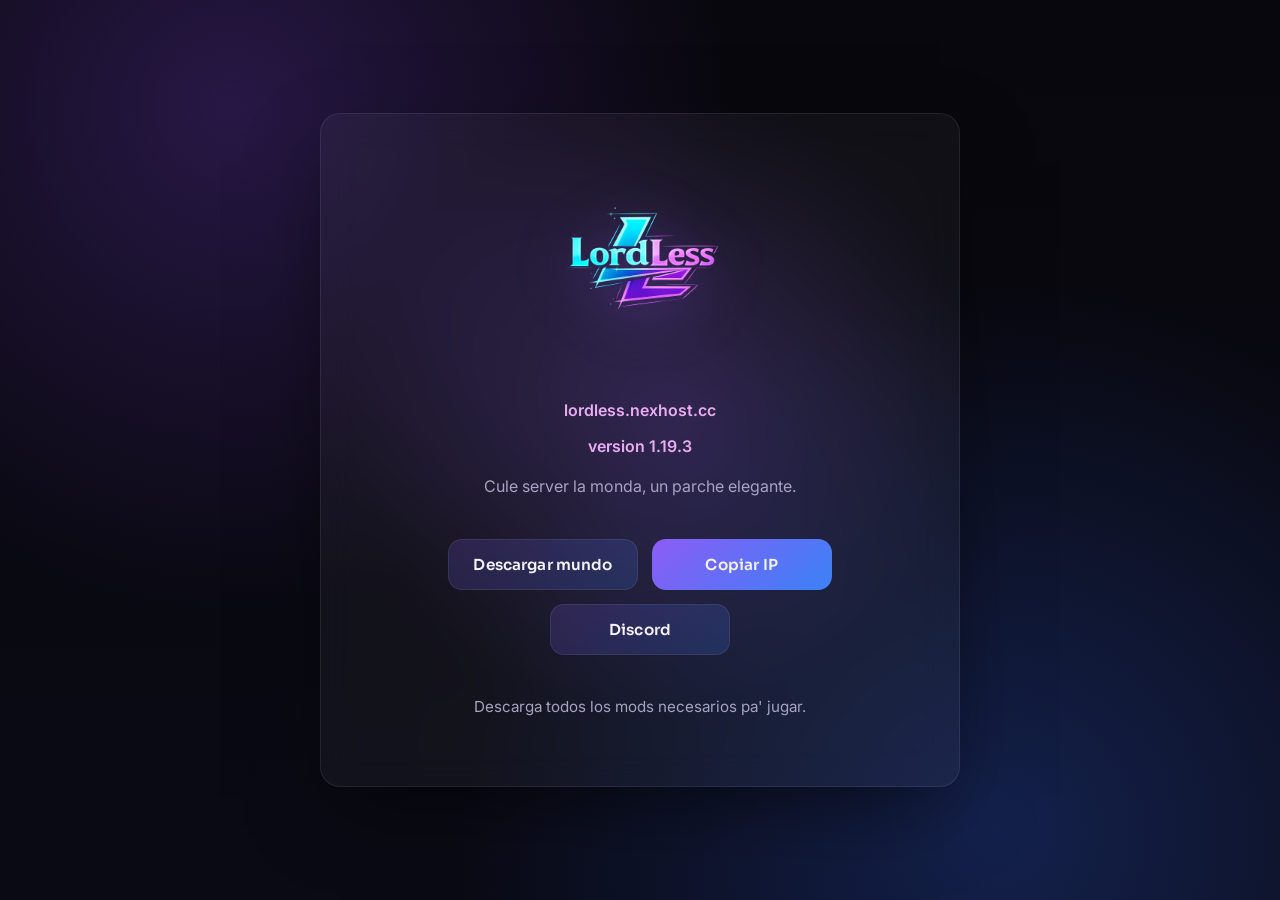
<file: index.html>
<!DOCTYPE html>
<html lang="es">
<head>
  <meta charset="UTF-8">
  <meta name="viewport" content="width=device-width, initial-scale=1.0">
  <title>LordLess | Minecraft Server</title>

  <!-- ================================================
       Tipografías: Sora (títulos) + Inter (texto general)
       ================================================ -->
  <link rel="preconnect" href="https://fonts.googleapis.com">
  <link rel="preconnect" href="https://fonts.gstatic.com" crossorigin>
  <link href="https://fonts.googleapis.com/css2?family=Sora:wght@400;600;700;800&family=Inter:wght@400;500;600&display=swap" rel="stylesheet">

  <link rel="stylesheet" href="styles.css">
</head>
<body>

  <!-- Fondo animado de partículas (decorativo, solo CSS) -->
  <div class="particles" aria-hidden="true">
    <span></span><span></span><span></span><span></span><span></span>
    <span></span><span></span><span></span><span></span><span></span>
    <span></span><span></span><span></span><span></span><span></span>
  </div>

  <main class="container">

    <!-- ================================================
         LOGO
         Coloca tu archivo "logo.png" en la misma carpeta
         que este HTML y aparecerá automáticamente aquí.
         ================================================ -->
    <div class="logo-wrapper">
      <img src="Logo.png" alt="Logo LordLess" class="logo" onerror="this.style.display='none'">
    </div>

    <p class="server-ip-subtitle" id="serverIpText">lordless.nexhost.cc</p>
    <p class="server-ip-subtitle server-version">version 1.19.3</p>

    <!-- ================================================
         DESCRIPCIÓN DEL SERVIDOR
         Edita el texto de abajo para cambiar la descripción.
         ================================================ -->
    <p class="server-description">
      Cule server la monda, un parche elegante.
    </p>

    <!-- ================================================
         BOTONES DE ACCIÓN
         ================================================ -->
    <div class="button-group">

    

     

      <!-- BOTÓN 3: Descargar mundo -->
      <a href="https://www.mediafire.com/file/q97zn6467a83371/world.rar/file" target="_blank" rel="noopener noreferrer" class="btn btn-primary">
        Descargar mundo
      </a>

      <!-- BOTÓN 4: Copiar IP -->
      <button type="button" class="btn btn-secondary" id="copyIpBtn">
        Copiar IP
      </button>

      <!-- BOTÓN 5: Discord -->
      <!-- Edita el href="" con el enlace real de tu servidor de Discord -->
      <a href="https://discord.gg/y5HPdfEscN" target="_blank" rel="noopener noreferrer" class="btn btn-primary">
        Discord
      </a>

    </div>

    <div class="page-footer">
      <p>Descarga todos los mods necesarios pa' jugar.</p>
    </div>

  </main>

  <!-- Notificación flotante al copiar la IP -->
  <div class="toast" id="toast">¡IP copiada al portapapeles!</div>

  <!-- ================================================
       SCRIPT: Copiar IP al portapapeles
       Edita SERVER_IP con la IP real de tu servidor.
       ================================================ -->
  <script>
    const SERVER_IP = "lordless.nexhost.cc"; // <-- Edita aquí tu IP del servidor

    const copyBtn = document.getElementById('copyIpBtn');
    const toast = document.getElementById('toast');
    let toastTimeout;

    copyBtn.addEventListener('click', async () => {
      try {
        await navigator.clipboard.writeText(SERVER_IP);
      } catch (err) {
        // Método alternativo por si el navegador bloquea la API de portapapeles
        const tempInput = document.createElement('input');
        tempInput.value = SERVER_IP;
        document.body.appendChild(tempInput);
        tempInput.select();
        document.execCommand('copy');
        document.body.removeChild(tempInput);
      }

      // Mostrar notificación
      clearTimeout(toastTimeout);
      toast.classList.add('show');

      // Ocultar notificación automáticamente
      toastTimeout = setTimeout(() => {
        toast.classList.remove('show');
      }, 2500);
    });
  </script>

</body>
</html>
</file>
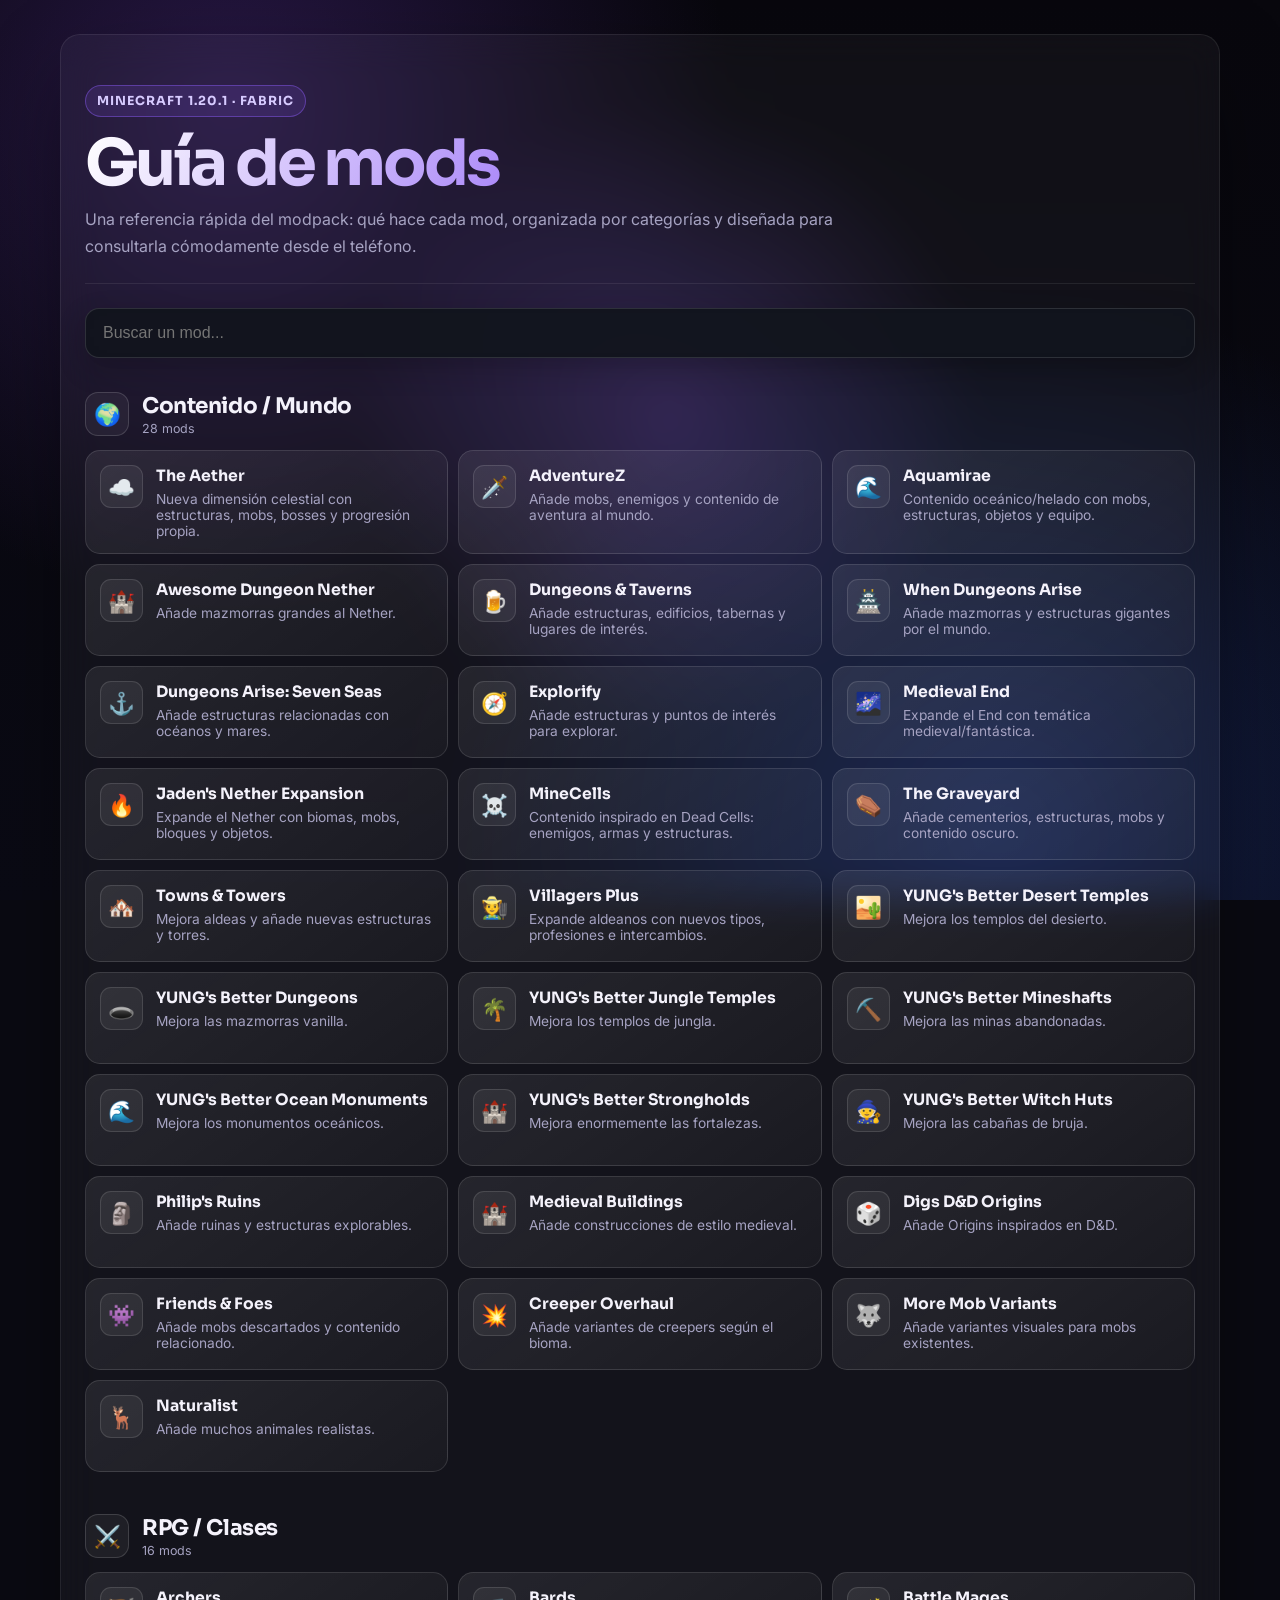
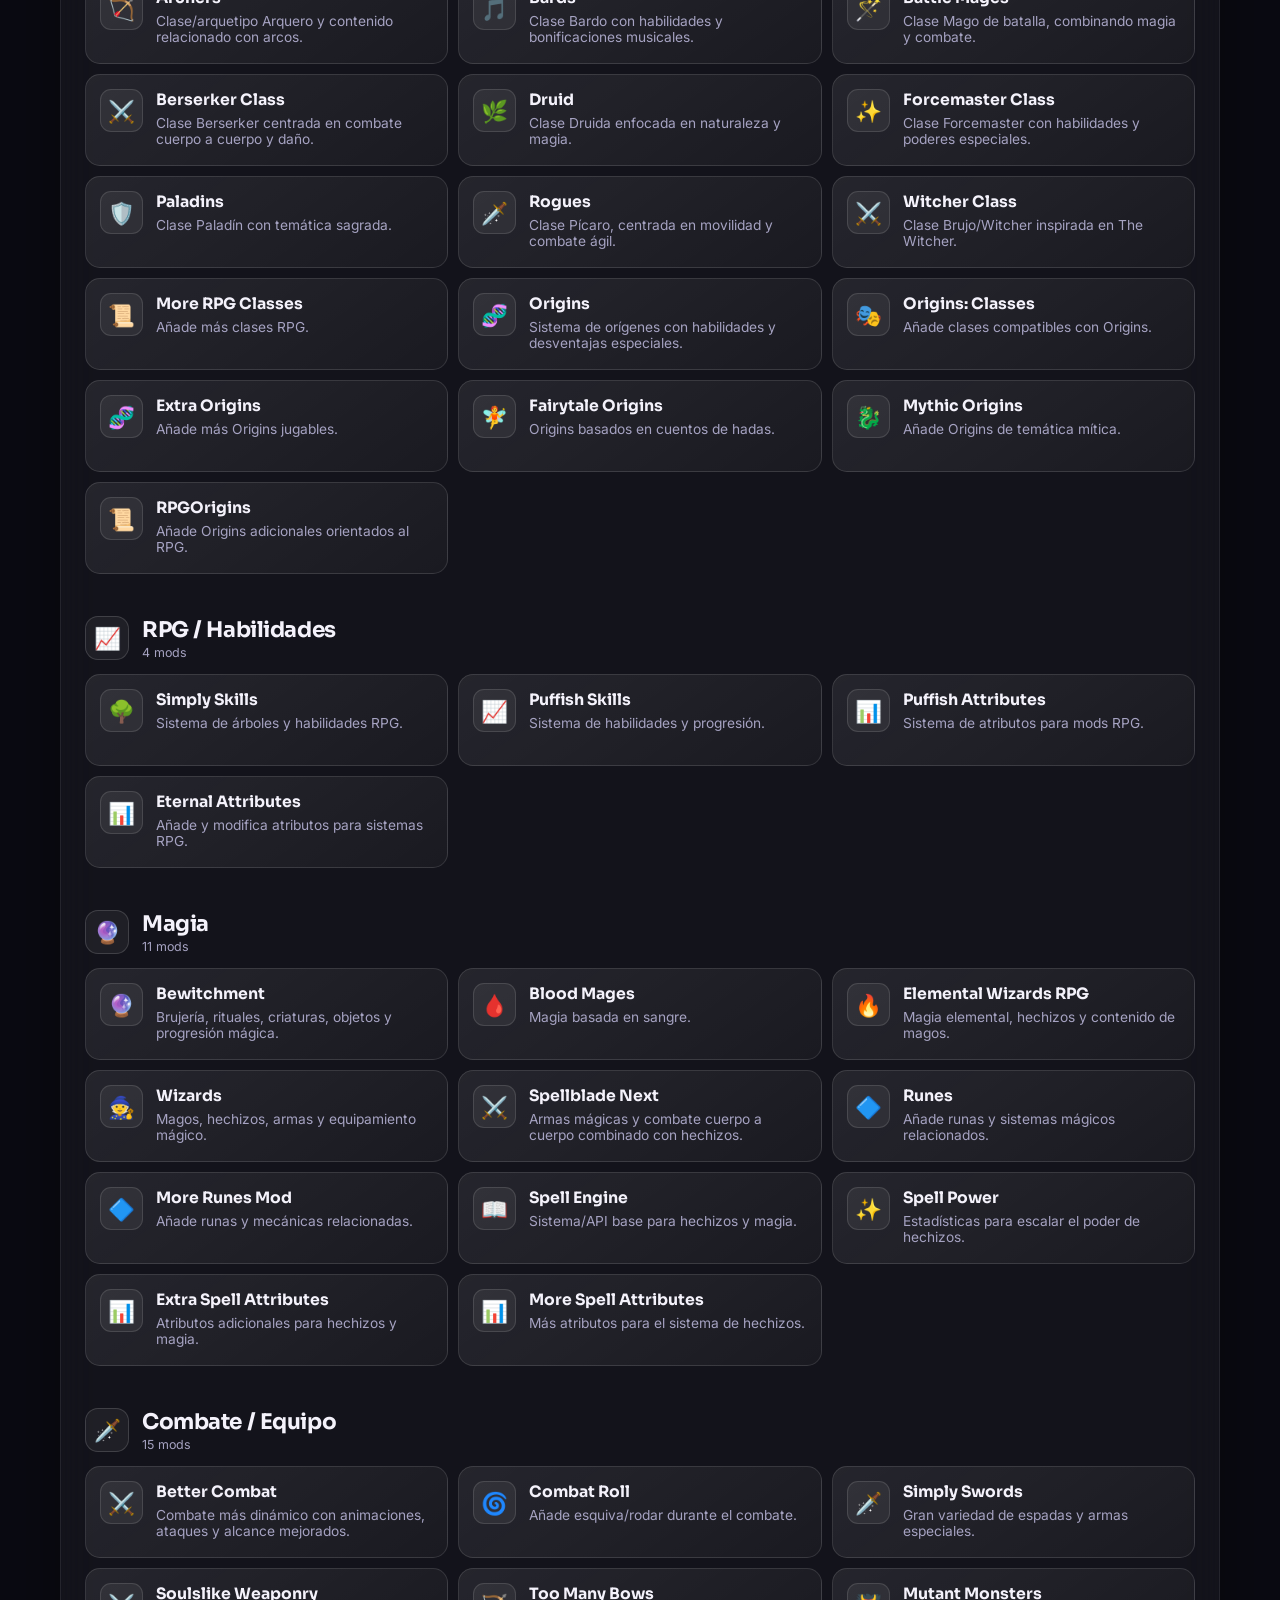
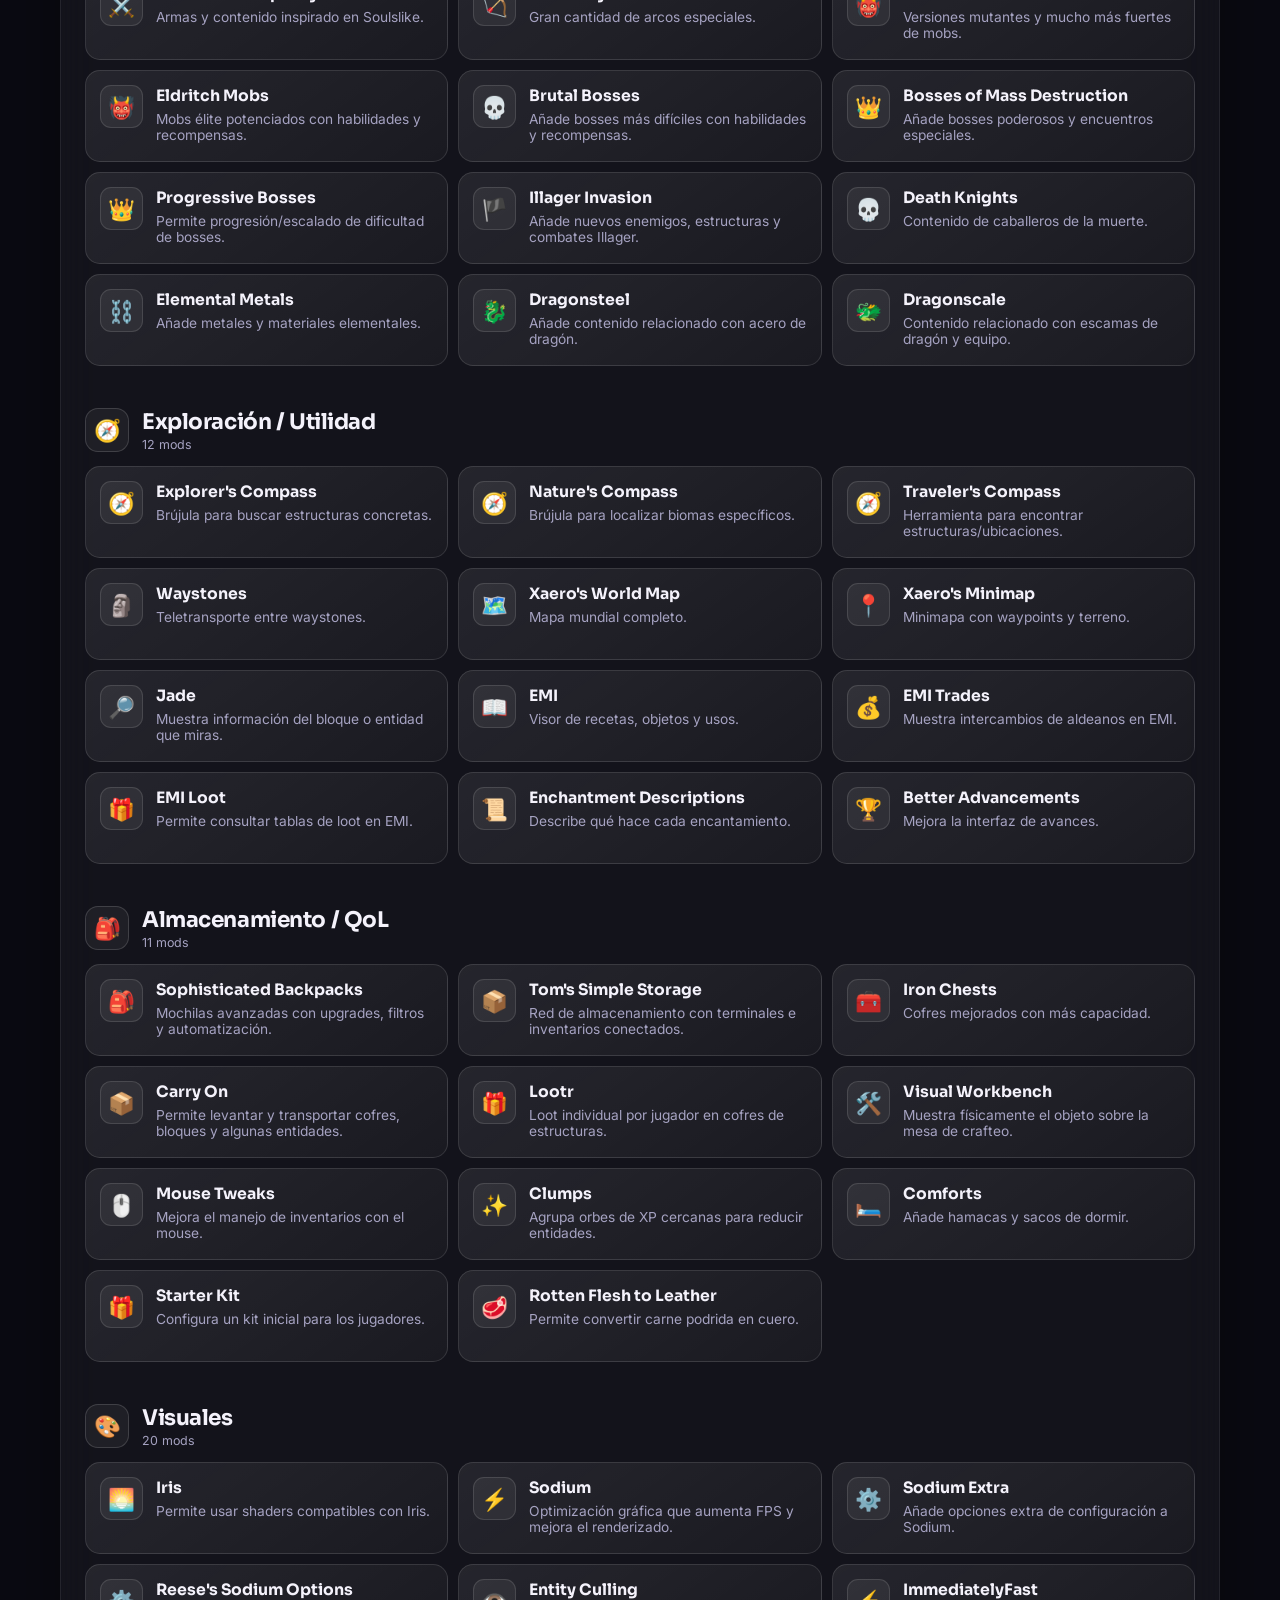
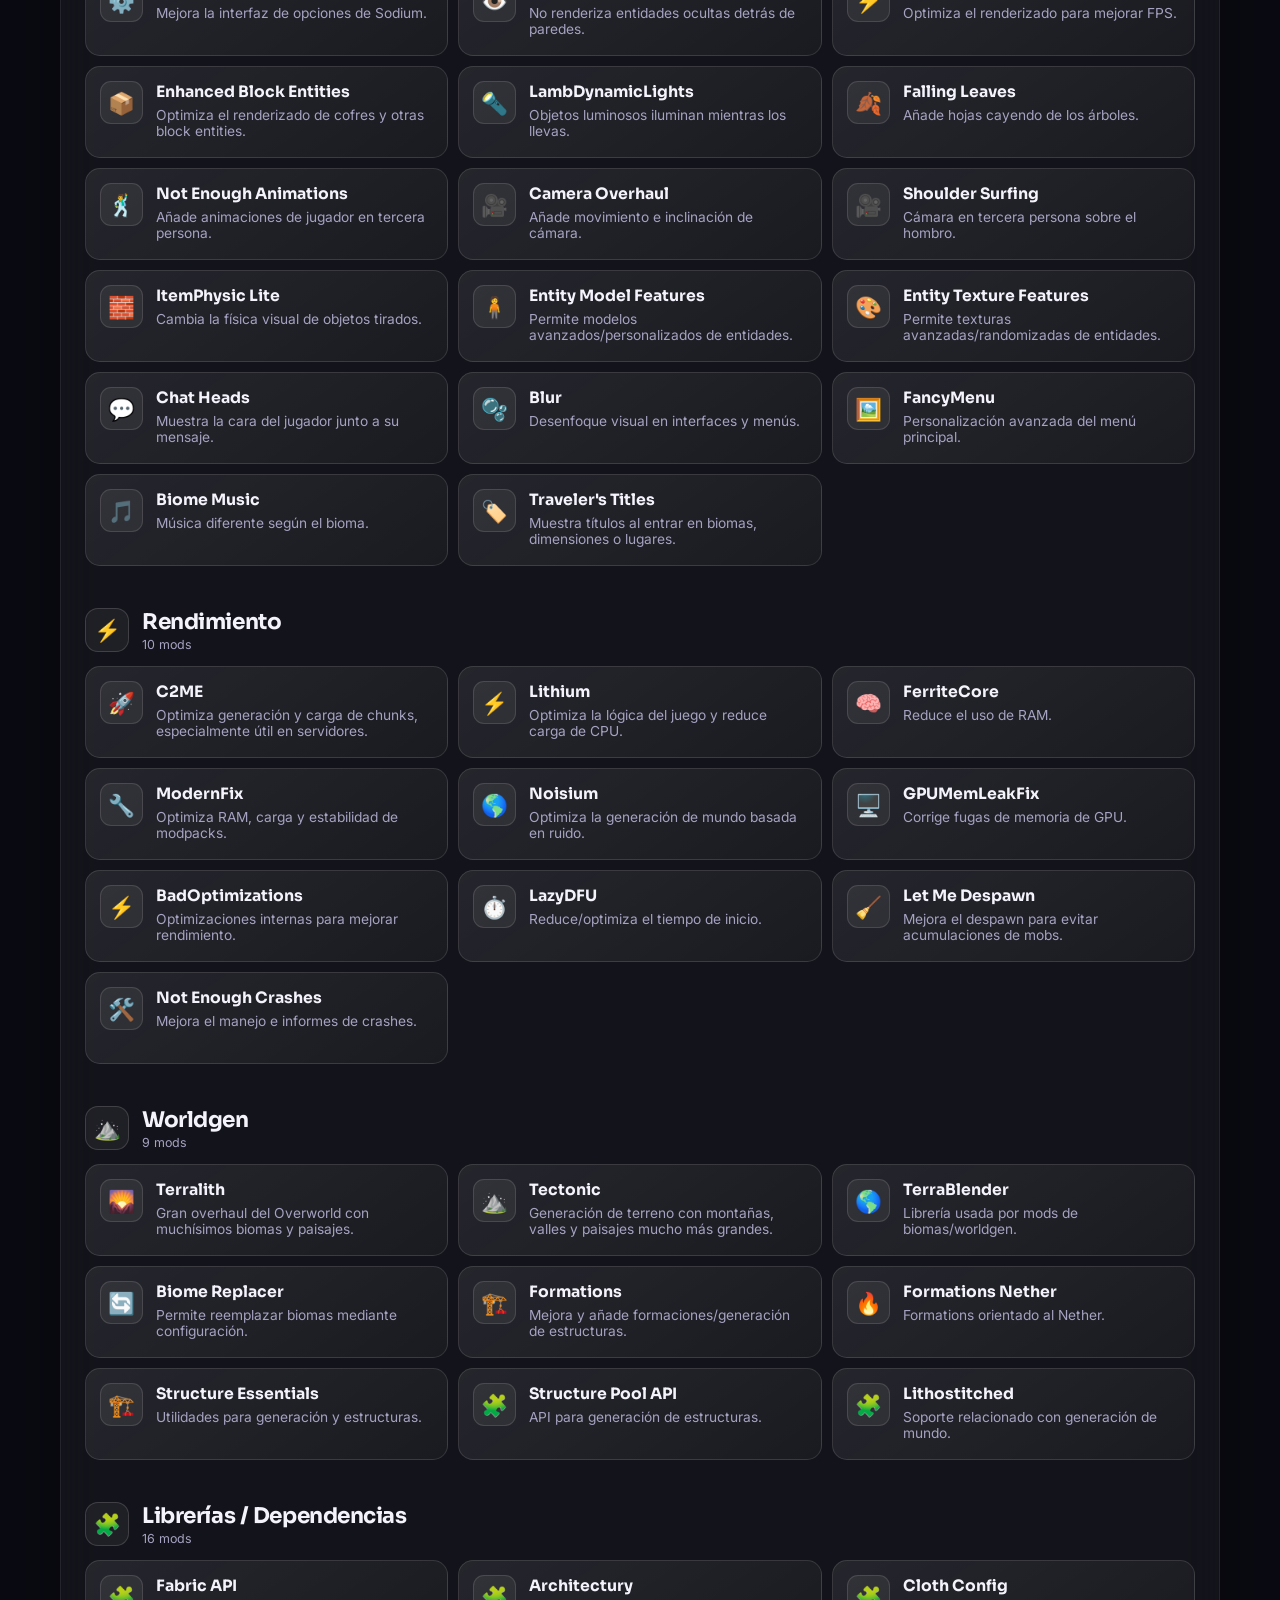
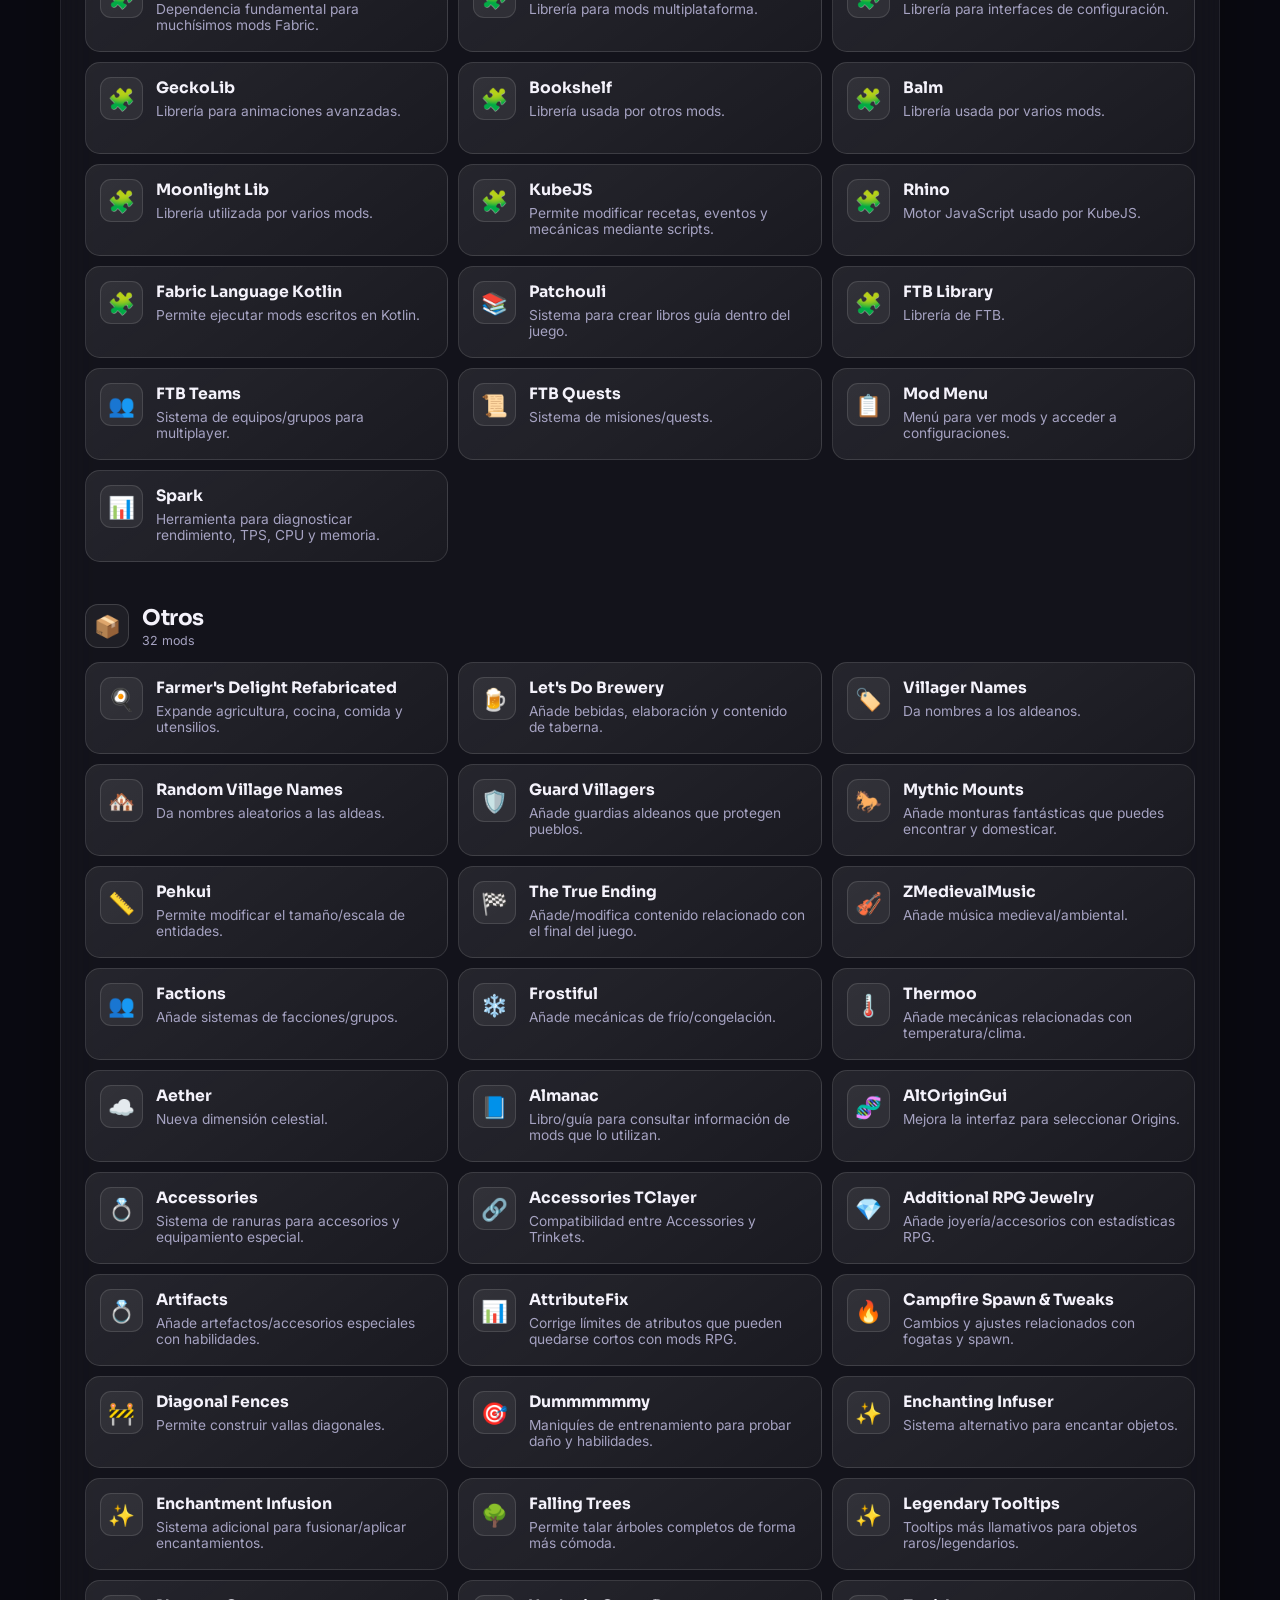
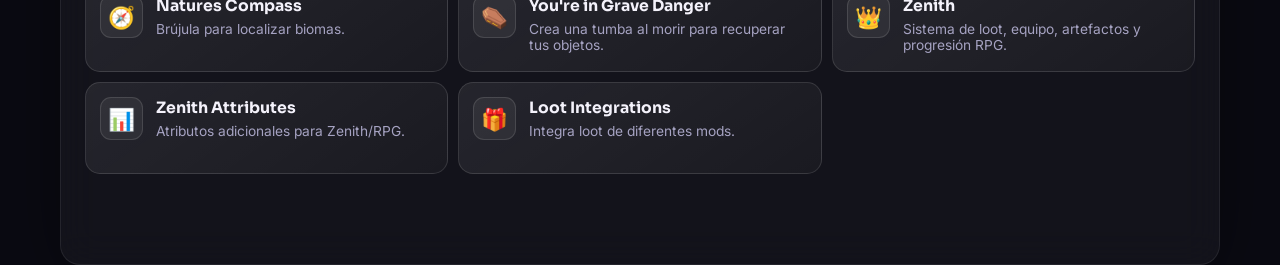
<file: Lista de mods.html>
<!DOCTYPE html>
<html lang="es">
<head>
<meta charset="UTF-8">
<meta name="viewport" content="width=device-width, initial-scale=1.0, viewport-fit=cover">
<meta name="theme-color" content="#0b0d12">
<title>Guía de Mods — LordLess</title>
  <link rel="preconnect" href="https://fonts.googleapis.com">
  <link rel="preconnect" href="https://fonts.gstatic.com" crossorigin>
  <link href="https://fonts.googleapis.com/css2?family=Sora:wght@400;600;700;800&family=Inter:wght@400;500;600&display=swap" rel="stylesheet">

  <link rel="stylesheet" href="styles.css">
</head>
<body class="mods-page">
  <div class="particles" aria-hidden="true">
    <span></span><span></span><span></span><span></span><span></span>
    <span></span><span></span><span></span><span></span><span></span>
    <span></span><span></span><span></span><span></span><span></span>
  </div>

<div class="mod-list-page">
<header class="mods-page-header">
<span class="mods-badge">MINECRAFT 1.20.1 · FABRIC</span>
<h1>Guía de mods</h1>
<p class="lead">Una referencia rápida del modpack: qué hace cada mod, organizada por categorías y diseñada para consultarla cómodamente desde el teléfono.</p>
</header>
<div class="mods-search"><input id="search" type="search" placeholder="Buscar un mod..." autocomplete="off"></div>
<main id="content">
<section class="category"><div class="cat-head"><span class="cat-icon">🌍</span><div><h2>Contenido / Mundo</h2><span>28 mods</span></div></div><div class="grid"><article class="mod"><div class="mod-icon">☁️</div><div class="mod-info"><h3>The Aether</h3><p>Nueva dimensión celestial con estructuras, mobs, bosses y progresión propia.</p></div></article><article class="mod"><div class="mod-icon">🗡️</div><div class="mod-info"><h3>AdventureZ</h3><p>Añade mobs, enemigos y contenido de aventura al mundo.</p></div></article><article class="mod"><div class="mod-icon">🌊</div><div class="mod-info"><h3>Aquamirae</h3><p>Contenido oceánico/helado con mobs, estructuras, objetos y equipo.</p></div></article><article class="mod"><div class="mod-icon">🏰</div><div class="mod-info"><h3>Awesome Dungeon Nether</h3><p>Añade mazmorras grandes al Nether.</p></div></article><article class="mod"><div class="mod-icon">🍺</div><div class="mod-info"><h3>Dungeons &amp; Taverns</h3><p>Añade estructuras, edificios, tabernas y lugares de interés.</p></div></article><article class="mod"><div class="mod-icon">🏯</div><div class="mod-info"><h3>When Dungeons Arise</h3><p>Añade mazmorras y estructuras gigantes por el mundo.</p></div></article><article class="mod"><div class="mod-icon">⚓</div><div class="mod-info"><h3>Dungeons Arise: Seven Seas</h3><p>Añade estructuras relacionadas con océanos y mares.</p></div></article><article class="mod"><div class="mod-icon">🧭</div><div class="mod-info"><h3>Explorify</h3><p>Añade estructuras y puntos de interés para explorar.</p></div></article><article class="mod"><div class="mod-icon">🌌</div><div class="mod-info"><h3>Medieval End</h3><p>Expande el End con temática medieval/fantástica.</p></div></article><article class="mod"><div class="mod-icon">🔥</div><div class="mod-info"><h3>Jaden&#x27;s Nether Expansion</h3><p>Expande el Nether con biomas, mobs, bloques y objetos.</p></div></article><article class="mod"><div class="mod-icon">☠️</div><div class="mod-info"><h3>MineCells</h3><p>Contenido inspirado en Dead Cells: enemigos, armas y estructuras.</p></div></article><article class="mod"><div class="mod-icon">⚰️</div><div class="mod-info"><h3>The Graveyard</h3><p>Añade cementerios, estructuras, mobs y contenido oscuro.</p></div></article><article class="mod"><div class="mod-icon">🏘️</div><div class="mod-info"><h3>Towns &amp; Towers</h3><p>Mejora aldeas y añade nuevas estructuras y torres.</p></div></article><article class="mod"><div class="mod-icon">🧑‍🌾</div><div class="mod-info"><h3>Villagers Plus</h3><p>Expande aldeanos con nuevos tipos, profesiones e intercambios.</p></div></article><article class="mod"><div class="mod-icon">🏜️</div><div class="mod-info"><h3>YUNG&#x27;s Better Desert Temples</h3><p>Mejora los templos del desierto.</p></div></article><article class="mod"><div class="mod-icon">🕳️</div><div class="mod-info"><h3>YUNG&#x27;s Better Dungeons</h3><p>Mejora las mazmorras vanilla.</p></div></article><article class="mod"><div class="mod-icon">🌴</div><div class="mod-info"><h3>YUNG&#x27;s Better Jungle Temples</h3><p>Mejora los templos de jungla.</p></div></article><article class="mod"><div class="mod-icon">⛏️</div><div class="mod-info"><h3>YUNG&#x27;s Better Mineshafts</h3><p>Mejora las minas abandonadas.</p></div></article><article class="mod"><div class="mod-icon">🌊</div><div class="mod-info"><h3>YUNG&#x27;s Better Ocean Monuments</h3><p>Mejora los monumentos oceánicos.</p></div></article><article class="mod"><div class="mod-icon">🏰</div><div class="mod-info"><h3>YUNG&#x27;s Better Strongholds</h3><p>Mejora enormemente las fortalezas.</p></div></article><article class="mod"><div class="mod-icon">🧙</div><div class="mod-info"><h3>YUNG&#x27;s Better Witch Huts</h3><p>Mejora las cabañas de bruja.</p></div></article><article class="mod"><div class="mod-icon">🗿</div><div class="mod-info"><h3>Philip&#x27;s Ruins</h3><p>Añade ruinas y estructuras explorables.</p></div></article><article class="mod"><div class="mod-icon">🏰</div><div class="mod-info"><h3>Medieval Buildings</h3><p>Añade construcciones de estilo medieval.</p></div></article><article class="mod"><div class="mod-icon">🎲</div><div class="mod-info"><h3>Digs D&amp;D Origins</h3><p>Añade Origins inspirados en D&amp;D.</p></div></article><article class="mod"><div class="mod-icon">👾</div><div class="mod-info"><h3>Friends &amp; Foes</h3><p>Añade mobs descartados y contenido relacionado.</p></div></article><article class="mod"><div class="mod-icon">💥</div><div class="mod-info"><h3>Creeper Overhaul</h3><p>Añade variantes de creepers según el bioma.</p></div></article><article class="mod"><div class="mod-icon">🐺</div><div class="mod-info"><h3>More Mob Variants</h3><p>Añade variantes visuales para mobs existentes.</p></div></article><article class="mod"><div class="mod-icon">🦌</div><div class="mod-info"><h3>Naturalist</h3><p>Añade muchos animales realistas.</p></div></article></div></section><section class="category"><div class="cat-head"><span class="cat-icon">⚔️</span><div><h2>RPG / Clases</h2><span>16 mods</span></div></div><div class="grid"><article class="mod"><div class="mod-icon">🏹</div><div class="mod-info"><h3>Archers</h3><p>Clase/arquetipo Arquero y contenido relacionado con arcos.</p></div></article><article class="mod"><div class="mod-icon">🎵</div><div class="mod-info"><h3>Bards</h3><p>Clase Bardo con habilidades y bonificaciones musicales.</p></div></article><article class="mod"><div class="mod-icon">🪄</div><div class="mod-info"><h3>Battle Mages</h3><p>Clase Mago de batalla, combinando magia y combate.</p></div></article><article class="mod"><div class="mod-icon">⚔️</div><div class="mod-info"><h3>Berserker Class</h3><p>Clase Berserker centrada en combate cuerpo a cuerpo y daño.</p></div></article><article class="mod"><div class="mod-icon">🌿</div><div class="mod-info"><h3>Druid</h3><p>Clase Druida enfocada en naturaleza y magia.</p></div></article><article class="mod"><div class="mod-icon">✨</div><div class="mod-info"><h3>Forcemaster Class</h3><p>Clase Forcemaster con habilidades y poderes especiales.</p></div></article><article class="mod"><div class="mod-icon">🛡️</div><div class="mod-info"><h3>Paladins</h3><p>Clase Paladín con temática sagrada.</p></div></article><article class="mod"><div class="mod-icon">🗡️</div><div class="mod-info"><h3>Rogues</h3><p>Clase Pícaro, centrada en movilidad y combate ágil.</p></div></article><article class="mod"><div class="mod-icon">⚔️</div><div class="mod-info"><h3>Witcher Class</h3><p>Clase Brujo/Witcher inspirada en The Witcher.</p></div></article><article class="mod"><div class="mod-icon">📜</div><div class="mod-info"><h3>More RPG Classes</h3><p>Añade más clases RPG.</p></div></article><article class="mod"><div class="mod-icon">🧬</div><div class="mod-info"><h3>Origins</h3><p>Sistema de orígenes con habilidades y desventajas especiales.</p></div></article><article class="mod"><div class="mod-icon">🎭</div><div class="mod-info"><h3>Origins: Classes</h3><p>Añade clases compatibles con Origins.</p></div></article><article class="mod"><div class="mod-icon">🧬</div><div class="mod-info"><h3>Extra Origins</h3><p>Añade más Origins jugables.</p></div></article><article class="mod"><div class="mod-icon">🧚</div><div class="mod-info"><h3>Fairytale Origins</h3><p>Origins basados en cuentos de hadas.</p></div></article><article class="mod"><div class="mod-icon">🐉</div><div class="mod-info"><h3>Mythic Origins</h3><p>Añade Origins de temática mítica.</p></div></article><article class="mod"><div class="mod-icon">📜</div><div class="mod-info"><h3>RPGOrigins</h3><p>Añade Origins adicionales orientados al RPG.</p></div></article></div></section><section class="category"><div class="cat-head"><span class="cat-icon">📈</span><div><h2>RPG / Habilidades</h2><span>4 mods</span></div></div><div class="grid"><article class="mod"><div class="mod-icon">🌳</div><div class="mod-info"><h3>Simply Skills</h3><p>Sistema de árboles y habilidades RPG.</p></div></article><article class="mod"><div class="mod-icon">📈</div><div class="mod-info"><h3>Puffish Skills</h3><p>Sistema de habilidades y progresión.</p></div></article><article class="mod"><div class="mod-icon">📊</div><div class="mod-info"><h3>Puffish Attributes</h3><p>Sistema de atributos para mods RPG.</p></div></article><article class="mod"><div class="mod-icon">📊</div><div class="mod-info"><h3>Eternal Attributes</h3><p>Añade y modifica atributos para sistemas RPG.</p></div></article></div></section><section class="category"><div class="cat-head"><span class="cat-icon">🔮</span><div><h2>Magia</h2><span>11 mods</span></div></div><div class="grid"><article class="mod"><div class="mod-icon">🔮</div><div class="mod-info"><h3>Bewitchment</h3><p>Brujería, rituales, criaturas, objetos y progresión mágica.</p></div></article><article class="mod"><div class="mod-icon">🩸</div><div class="mod-info"><h3>Blood Mages</h3><p>Magia basada en sangre.</p></div></article><article class="mod"><div class="mod-icon">🔥</div><div class="mod-info"><h3>Elemental Wizards RPG</h3><p>Magia elemental, hechizos y contenido de magos.</p></div></article><article class="mod"><div class="mod-icon">🧙</div><div class="mod-info"><h3>Wizards</h3><p>Magos, hechizos, armas y equipamiento mágico.</p></div></article><article class="mod"><div class="mod-icon">⚔️</div><div class="mod-info"><h3>Spellblade Next</h3><p>Armas mágicas y combate cuerpo a cuerpo combinado con hechizos.</p></div></article><article class="mod"><div class="mod-icon">🔷</div><div class="mod-info"><h3>Runes</h3><p>Añade runas y sistemas mágicos relacionados.</p></div></article><article class="mod"><div class="mod-icon">🔷</div><div class="mod-info"><h3>More Runes Mod</h3><p>Añade runas y mecánicas relacionadas.</p></div></article><article class="mod"><div class="mod-icon">📖</div><div class="mod-info"><h3>Spell Engine</h3><p>Sistema/API base para hechizos y magia.</p></div></article><article class="mod"><div class="mod-icon">✨</div><div class="mod-info"><h3>Spell Power</h3><p>Estadísticas para escalar el poder de hechizos.</p></div></article><article class="mod"><div class="mod-icon">📊</div><div class="mod-info"><h3>Extra Spell Attributes</h3><p>Atributos adicionales para hechizos y magia.</p></div></article><article class="mod"><div class="mod-icon">📊</div><div class="mod-info"><h3>More Spell Attributes</h3><p>Más atributos para el sistema de hechizos.</p></div></article></div></section><section class="category"><div class="cat-head"><span class="cat-icon">🗡️</span><div><h2>Combate / Equipo</h2><span>15 mods</span></div></div><div class="grid"><article class="mod"><div class="mod-icon">⚔️</div><div class="mod-info"><h3>Better Combat</h3><p>Combate más dinámico con animaciones, ataques y alcance mejorados.</p></div></article><article class="mod"><div class="mod-icon">🌀</div><div class="mod-info"><h3>Combat Roll</h3><p>Añade esquiva/rodar durante el combate.</p></div></article><article class="mod"><div class="mod-icon">🗡️</div><div class="mod-info"><h3>Simply Swords</h3><p>Gran variedad de espadas y armas especiales.</p></div></article><article class="mod"><div class="mod-icon">⚔️</div><div class="mod-info"><h3>Soulslike Weaponry</h3><p>Armas y contenido inspirado en Soulslike.</p></div></article><article class="mod"><div class="mod-icon">🏹</div><div class="mod-info"><h3>Too Many Bows</h3><p>Gran cantidad de arcos especiales.</p></div></article><article class="mod"><div class="mod-icon">👹</div><div class="mod-info"><h3>Mutant Monsters</h3><p>Versiones mutantes y mucho más fuertes de mobs.</p></div></article><article class="mod"><div class="mod-icon">👹</div><div class="mod-info"><h3>Eldritch Mobs</h3><p>Mobs élite potenciados con habilidades y recompensas.</p></div></article><article class="mod"><div class="mod-icon">💀</div><div class="mod-info"><h3>Brutal Bosses</h3><p>Añade bosses más difíciles con habilidades y recompensas.</p></div></article><article class="mod"><div class="mod-icon">👑</div><div class="mod-info"><h3>Bosses of Mass Destruction</h3><p>Añade bosses poderosos y encuentros especiales.</p></div></article><article class="mod"><div class="mod-icon">👑</div><div class="mod-info"><h3>Progressive Bosses</h3><p>Permite progresión/escalado de dificultad de bosses.</p></div></article><article class="mod"><div class="mod-icon">🏴</div><div class="mod-info"><h3>Illager Invasion</h3><p>Añade nuevos enemigos, estructuras y combates Illager.</p></div></article><article class="mod"><div class="mod-icon">💀</div><div class="mod-info"><h3>Death Knights</h3><p>Contenido de caballeros de la muerte.</p></div></article><article class="mod"><div class="mod-icon">⛓️</div><div class="mod-info"><h3>Elemental Metals</h3><p>Añade metales y materiales elementales.</p></div></article><article class="mod"><div class="mod-icon">🐉</div><div class="mod-info"><h3>Dragonsteel</h3><p>Añade contenido relacionado con acero de dragón.</p></div></article><article class="mod"><div class="mod-icon">🐲</div><div class="mod-info"><h3>Dragonscale</h3><p>Contenido relacionado con escamas de dragón y equipo.</p></div></article></div></section><section class="category"><div class="cat-head"><span class="cat-icon">🧭</span><div><h2>Exploración / Utilidad</h2><span>12 mods</span></div></div><div class="grid"><article class="mod"><div class="mod-icon">🧭</div><div class="mod-info"><h3>Explorer&#x27;s Compass</h3><p>Brújula para buscar estructuras concretas.</p></div></article><article class="mod"><div class="mod-icon">🧭</div><div class="mod-info"><h3>Nature&#x27;s Compass</h3><p>Brújula para localizar biomas específicos.</p></div></article><article class="mod"><div class="mod-icon">🧭</div><div class="mod-info"><h3>Traveler&#x27;s Compass</h3><p>Herramienta para encontrar estructuras/ubicaciones.</p></div></article><article class="mod"><div class="mod-icon">🗿</div><div class="mod-info"><h3>Waystones</h3><p>Teletransporte entre waystones.</p></div></article><article class="mod"><div class="mod-icon">🗺️</div><div class="mod-info"><h3>Xaero&#x27;s World Map</h3><p>Mapa mundial completo.</p></div></article><article class="mod"><div class="mod-icon">📍</div><div class="mod-info"><h3>Xaero&#x27;s Minimap</h3><p>Minimapa con waypoints y terreno.</p></div></article><article class="mod"><div class="mod-icon">🔎</div><div class="mod-info"><h3>Jade</h3><p>Muestra información del bloque o entidad que miras.</p></div></article><article class="mod"><div class="mod-icon">📖</div><div class="mod-info"><h3>EMI</h3><p>Visor de recetas, objetos y usos.</p></div></article><article class="mod"><div class="mod-icon">💰</div><div class="mod-info"><h3>EMI Trades</h3><p>Muestra intercambios de aldeanos en EMI.</p></div></article><article class="mod"><div class="mod-icon">🎁</div><div class="mod-info"><h3>EMI Loot</h3><p>Permite consultar tablas de loot en EMI.</p></div></article><article class="mod"><div class="mod-icon">📜</div><div class="mod-info"><h3>Enchantment Descriptions</h3><p>Describe qué hace cada encantamiento.</p></div></article><article class="mod"><div class="mod-icon">🏆</div><div class="mod-info"><h3>Better Advancements</h3><p>Mejora la interfaz de avances.</p></div></article></div></section><section class="category"><div class="cat-head"><span class="cat-icon">🎒</span><div><h2>Almacenamiento / QoL</h2><span>11 mods</span></div></div><div class="grid"><article class="mod"><div class="mod-icon">🎒</div><div class="mod-info"><h3>Sophisticated Backpacks</h3><p>Mochilas avanzadas con upgrades, filtros y automatización.</p></div></article><article class="mod"><div class="mod-icon">📦</div><div class="mod-info"><h3>Tom&#x27;s Simple Storage</h3><p>Red de almacenamiento con terminales e inventarios conectados.</p></div></article><article class="mod"><div class="mod-icon">🧰</div><div class="mod-info"><h3>Iron Chests</h3><p>Cofres mejorados con más capacidad.</p></div></article><article class="mod"><div class="mod-icon">📦</div><div class="mod-info"><h3>Carry On</h3><p>Permite levantar y transportar cofres, bloques y algunas entidades.</p></div></article><article class="mod"><div class="mod-icon">🎁</div><div class="mod-info"><h3>Lootr</h3><p>Loot individual por jugador en cofres de estructuras.</p></div></article><article class="mod"><div class="mod-icon">🛠️</div><div class="mod-info"><h3>Visual Workbench</h3><p>Muestra físicamente el objeto sobre la mesa de crafteo.</p></div></article><article class="mod"><div class="mod-icon">🖱️</div><div class="mod-info"><h3>Mouse Tweaks</h3><p>Mejora el manejo de inventarios con el mouse.</p></div></article><article class="mod"><div class="mod-icon">✨</div><div class="mod-info"><h3>Clumps</h3><p>Agrupa orbes de XP cercanas para reducir entidades.</p></div></article><article class="mod"><div class="mod-icon">🛏️</div><div class="mod-info"><h3>Comforts</h3><p>Añade hamacas y sacos de dormir.</p></div></article><article class="mod"><div class="mod-icon">🎁</div><div class="mod-info"><h3>Starter Kit</h3><p>Configura un kit inicial para los jugadores.</p></div></article><article class="mod"><div class="mod-icon">🥩</div><div class="mod-info"><h3>Rotten Flesh to Leather</h3><p>Permite convertir carne podrida en cuero.</p></div></article></div></section><section class="category"><div class="cat-head"><span class="cat-icon">🎨</span><div><h2>Visuales</h2><span>20 mods</span></div></div><div class="grid"><article class="mod"><div class="mod-icon">🌅</div><div class="mod-info"><h3>Iris</h3><p>Permite usar shaders compatibles con Iris.</p></div></article><article class="mod"><div class="mod-icon">⚡</div><div class="mod-info"><h3>Sodium</h3><p>Optimización gráfica que aumenta FPS y mejora el renderizado.</p></div></article><article class="mod"><div class="mod-icon">⚙️</div><div class="mod-info"><h3>Sodium Extra</h3><p>Añade opciones extra de configuración a Sodium.</p></div></article><article class="mod"><div class="mod-icon">⚙️</div><div class="mod-info"><h3>Reese&#x27;s Sodium Options</h3><p>Mejora la interfaz de opciones de Sodium.</p></div></article><article class="mod"><div class="mod-icon">👁️</div><div class="mod-info"><h3>Entity Culling</h3><p>No renderiza entidades ocultas detrás de paredes.</p></div></article><article class="mod"><div class="mod-icon">⚡</div><div class="mod-info"><h3>ImmediatelyFast</h3><p>Optimiza el renderizado para mejorar FPS.</p></div></article><article class="mod"><div class="mod-icon">📦</div><div class="mod-info"><h3>Enhanced Block Entities</h3><p>Optimiza el renderizado de cofres y otras block entities.</p></div></article><article class="mod"><div class="mod-icon">🔦</div><div class="mod-info"><h3>LambDynamicLights</h3><p>Objetos luminosos iluminan mientras los llevas.</p></div></article><article class="mod"><div class="mod-icon">🍂</div><div class="mod-info"><h3>Falling Leaves</h3><p>Añade hojas cayendo de los árboles.</p></div></article><article class="mod"><div class="mod-icon">🕺</div><div class="mod-info"><h3>Not Enough Animations</h3><p>Añade animaciones de jugador en tercera persona.</p></div></article><article class="mod"><div class="mod-icon">🎥</div><div class="mod-info"><h3>Camera Overhaul</h3><p>Añade movimiento e inclinación de cámara.</p></div></article><article class="mod"><div class="mod-icon">🎥</div><div class="mod-info"><h3>Shoulder Surfing</h3><p>Cámara en tercera persona sobre el hombro.</p></div></article><article class="mod"><div class="mod-icon">🧱</div><div class="mod-info"><h3>ItemPhysic Lite</h3><p>Cambia la física visual de objetos tirados.</p></div></article><article class="mod"><div class="mod-icon">🧍</div><div class="mod-info"><h3>Entity Model Features</h3><p>Permite modelos avanzados/personalizados de entidades.</p></div></article><article class="mod"><div class="mod-icon">🎨</div><div class="mod-info"><h3>Entity Texture Features</h3><p>Permite texturas avanzadas/randomizadas de entidades.</p></div></article><article class="mod"><div class="mod-icon">💬</div><div class="mod-info"><h3>Chat Heads</h3><p>Muestra la cara del jugador junto a su mensaje.</p></div></article><article class="mod"><div class="mod-icon">🫧</div><div class="mod-info"><h3>Blur</h3><p>Desenfoque visual en interfaces y menús.</p></div></article><article class="mod"><div class="mod-icon">🖼️</div><div class="mod-info"><h3>FancyMenu</h3><p>Personalización avanzada del menú principal.</p></div></article><article class="mod"><div class="mod-icon">🎵</div><div class="mod-info"><h3>Biome Music</h3><p>Música diferente según el bioma.</p></div></article><article class="mod"><div class="mod-icon">🏷️</div><div class="mod-info"><h3>Traveler&#x27;s Titles</h3><p>Muestra títulos al entrar en biomas, dimensiones o lugares.</p></div></article></div></section><section class="category"><div class="cat-head"><span class="cat-icon">⚡</span><div><h2>Rendimiento</h2><span>10 mods</span></div></div><div class="grid"><article class="mod"><div class="mod-icon">🚀</div><div class="mod-info"><h3>C2ME</h3><p>Optimiza generación y carga de chunks, especialmente útil en servidores.</p></div></article><article class="mod"><div class="mod-icon">⚡</div><div class="mod-info"><h3>Lithium</h3><p>Optimiza la lógica del juego y reduce carga de CPU.</p></div></article><article class="mod"><div class="mod-icon">🧠</div><div class="mod-info"><h3>FerriteCore</h3><p>Reduce el uso de RAM.</p></div></article><article class="mod"><div class="mod-icon">🔧</div><div class="mod-info"><h3>ModernFix</h3><p>Optimiza RAM, carga y estabilidad de modpacks.</p></div></article><article class="mod"><div class="mod-icon">🌎</div><div class="mod-info"><h3>Noisium</h3><p>Optimiza la generación de mundo basada en ruido.</p></div></article><article class="mod"><div class="mod-icon">🖥️</div><div class="mod-info"><h3>GPUMemLeakFix</h3><p>Corrige fugas de memoria de GPU.</p></div></article><article class="mod"><div class="mod-icon">⚡</div><div class="mod-info"><h3>BadOptimizations</h3><p>Optimizaciones internas para mejorar rendimiento.</p></div></article><article class="mod"><div class="mod-icon">⏱️</div><div class="mod-info"><h3>LazyDFU</h3><p>Reduce/optimiza el tiempo de inicio.</p></div></article><article class="mod"><div class="mod-icon">🧹</div><div class="mod-info"><h3>Let Me Despawn</h3><p>Mejora el despawn para evitar acumulaciones de mobs.</p></div></article><article class="mod"><div class="mod-icon">🛠️</div><div class="mod-info"><h3>Not Enough Crashes</h3><p>Mejora el manejo e informes de crashes.</p></div></article></div></section><section class="category"><div class="cat-head"><span class="cat-icon">⛰️</span><div><h2>Worldgen</h2><span>9 mods</span></div></div><div class="grid"><article class="mod"><div class="mod-icon">🌄</div><div class="mod-info"><h3>Terralith</h3><p>Gran overhaul del Overworld con muchísimos biomas y paisajes.</p></div></article><article class="mod"><div class="mod-icon">⛰️</div><div class="mod-info"><h3>Tectonic</h3><p>Generación de terreno con montañas, valles y paisajes mucho más grandes.</p></div></article><article class="mod"><div class="mod-icon">🌎</div><div class="mod-info"><h3>TerraBlender</h3><p>Librería usada por mods de biomas/worldgen.</p></div></article><article class="mod"><div class="mod-icon">🔄</div><div class="mod-info"><h3>Biome Replacer</h3><p>Permite reemplazar biomas mediante configuración.</p></div></article><article class="mod"><div class="mod-icon">🏗️</div><div class="mod-info"><h3>Formations</h3><p>Mejora y añade formaciones/generación de estructuras.</p></div></article><article class="mod"><div class="mod-icon">🔥</div><div class="mod-info"><h3>Formations Nether</h3><p>Formations orientado al Nether.</p></div></article><article class="mod"><div class="mod-icon">🏗️</div><div class="mod-info"><h3>Structure Essentials</h3><p>Utilidades para generación y estructuras.</p></div></article><article class="mod"><div class="mod-icon">🧩</div><div class="mod-info"><h3>Structure Pool API</h3><p>API para generación de estructuras.</p></div></article><article class="mod"><div class="mod-icon">🧩</div><div class="mod-info"><h3>Lithostitched</h3><p>Soporte relacionado con generación de mundo.</p></div></article></div></section><section class="category"><div class="cat-head"><span class="cat-icon">🧩</span><div><h2>Librerías / Dependencias</h2><span>16 mods</span></div></div><div class="grid"><article class="mod"><div class="mod-icon">🧩</div><div class="mod-info"><h3>Fabric API</h3><p>Dependencia fundamental para muchísimos mods Fabric.</p></div></article><article class="mod"><div class="mod-icon">🧩</div><div class="mod-info"><h3>Architectury</h3><p>Librería para mods multiplataforma.</p></div></article><article class="mod"><div class="mod-icon">🧩</div><div class="mod-info"><h3>Cloth Config</h3><p>Librería para interfaces de configuración.</p></div></article><article class="mod"><div class="mod-icon">🧩</div><div class="mod-info"><h3>GeckoLib</h3><p>Librería para animaciones avanzadas.</p></div></article><article class="mod"><div class="mod-icon">🧩</div><div class="mod-info"><h3>Bookshelf</h3><p>Librería usada por otros mods.</p></div></article><article class="mod"><div class="mod-icon">🧩</div><div class="mod-info"><h3>Balm</h3><p>Librería usada por varios mods.</p></div></article><article class="mod"><div class="mod-icon">🧩</div><div class="mod-info"><h3>Moonlight Lib</h3><p>Librería utilizada por varios mods.</p></div></article><article class="mod"><div class="mod-icon">🧩</div><div class="mod-info"><h3>KubeJS</h3><p>Permite modificar recetas, eventos y mecánicas mediante scripts.</p></div></article><article class="mod"><div class="mod-icon">🧩</div><div class="mod-info"><h3>Rhino</h3><p>Motor JavaScript usado por KubeJS.</p></div></article><article class="mod"><div class="mod-icon">🧩</div><div class="mod-info"><h3>Fabric Language Kotlin</h3><p>Permite ejecutar mods escritos en Kotlin.</p></div></article><article class="mod"><div class="mod-icon">📚</div><div class="mod-info"><h3>Patchouli</h3><p>Sistema para crear libros guía dentro del juego.</p></div></article><article class="mod"><div class="mod-icon">🧩</div><div class="mod-info"><h3>FTB Library</h3><p>Librería de FTB.</p></div></article><article class="mod"><div class="mod-icon">👥</div><div class="mod-info"><h3>FTB Teams</h3><p>Sistema de equipos/grupos para multiplayer.</p></div></article><article class="mod"><div class="mod-icon">📜</div><div class="mod-info"><h3>FTB Quests</h3><p>Sistema de misiones/quests.</p></div></article><article class="mod"><div class="mod-icon">📋</div><div class="mod-info"><h3>Mod Menu</h3><p>Menú para ver mods y acceder a configuraciones.</p></div></article><article class="mod"><div class="mod-icon">📊</div><div class="mod-info"><h3>Spark</h3><p>Herramienta para diagnosticar rendimiento, TPS, CPU y memoria.</p></div></article></div></section><section class="category"><div class="cat-head"><span class="cat-icon">📦</span><div><h2>Otros</h2><span>32 mods</span></div></div><div class="grid"><article class="mod"><div class="mod-icon">🍳</div><div class="mod-info"><h3>Farmer&#x27;s Delight Refabricated</h3><p>Expande agricultura, cocina, comida y utensilios.</p></div></article><article class="mod"><div class="mod-icon">🍺</div><div class="mod-info"><h3>Let&#x27;s Do Brewery</h3><p>Añade bebidas, elaboración y contenido de taberna.</p></div></article><article class="mod"><div class="mod-icon">🏷️</div><div class="mod-info"><h3>Villager Names</h3><p>Da nombres a los aldeanos.</p></div></article><article class="mod"><div class="mod-icon">🏘️</div><div class="mod-info"><h3>Random Village Names</h3><p>Da nombres aleatorios a las aldeas.</p></div></article><article class="mod"><div class="mod-icon">🛡️</div><div class="mod-info"><h3>Guard Villagers</h3><p>Añade guardias aldeanos que protegen pueblos.</p></div></article><article class="mod"><div class="mod-icon">🐎</div><div class="mod-info"><h3>Mythic Mounts</h3><p>Añade monturas fantásticas que puedes encontrar y domesticar.</p></div></article><article class="mod"><div class="mod-icon">📏</div><div class="mod-info"><h3>Pehkui</h3><p>Permite modificar el tamaño/escala de entidades.</p></div></article><article class="mod"><div class="mod-icon">🏁</div><div class="mod-info"><h3>The True Ending</h3><p>Añade/modifica contenido relacionado con el final del juego.</p></div></article><article class="mod"><div class="mod-icon">🎻</div><div class="mod-info"><h3>ZMedievalMusic</h3><p>Añade música medieval/ambiental.</p></div></article><article class="mod"><div class="mod-icon">👥</div><div class="mod-info"><h3>Factions</h3><p>Añade sistemas de facciones/grupos.</p></div></article><article class="mod"><div class="mod-icon">❄️</div><div class="mod-info"><h3>Frostiful</h3><p>Añade mecánicas de frío/congelación.</p></div></article><article class="mod"><div class="mod-icon">🌡️</div><div class="mod-info"><h3>Thermoo</h3><p>Añade mecánicas relacionadas con temperatura/clima.</p></div></article><article class="mod"><div class="mod-icon">☁️</div><div class="mod-info"><h3>Aether</h3><p>Nueva dimensión celestial.</p></div></article><article class="mod"><div class="mod-icon">📘</div><div class="mod-info"><h3>Almanac</h3><p>Libro/guía para consultar información de mods que lo utilizan.</p></div></article><article class="mod"><div class="mod-icon">🧬</div><div class="mod-info"><h3>AltOriginGui</h3><p>Mejora la interfaz para seleccionar Origins.</p></div></article><article class="mod"><div class="mod-icon">💍</div><div class="mod-info"><h3>Accessories</h3><p>Sistema de ranuras para accesorios y equipamiento especial.</p></div></article><article class="mod"><div class="mod-icon">🔗</div><div class="mod-info"><h3>Accessories TClayer</h3><p>Compatibilidad entre Accessories y Trinkets.</p></div></article><article class="mod"><div class="mod-icon">💎</div><div class="mod-info"><h3>Additional RPG Jewelry</h3><p>Añade joyería/accesorios con estadísticas RPG.</p></div></article><article class="mod"><div class="mod-icon">💍</div><div class="mod-info"><h3>Artifacts</h3><p>Añade artefactos/accesorios especiales con habilidades.</p></div></article><article class="mod"><div class="mod-icon">📊</div><div class="mod-info"><h3>AttributeFix</h3><p>Corrige límites de atributos que pueden quedarse cortos con mods RPG.</p></div></article><article class="mod"><div class="mod-icon">🔥</div><div class="mod-info"><h3>Campfire Spawn &amp; Tweaks</h3><p>Cambios y ajustes relacionados con fogatas y spawn.</p></div></article><article class="mod"><div class="mod-icon">🚧</div><div class="mod-info"><h3>Diagonal Fences</h3><p>Permite construir vallas diagonales.</p></div></article><article class="mod"><div class="mod-icon">🎯</div><div class="mod-info"><h3>Dummmmmmy</h3><p>Maniquíes de entrenamiento para probar daño y habilidades.</p></div></article><article class="mod"><div class="mod-icon">✨</div><div class="mod-info"><h3>Enchanting Infuser</h3><p>Sistema alternativo para encantar objetos.</p></div></article><article class="mod"><div class="mod-icon">✨</div><div class="mod-info"><h3>Enchantment Infusion</h3><p>Sistema adicional para fusionar/aplicar encantamientos.</p></div></article><article class="mod"><div class="mod-icon">🌳</div><div class="mod-info"><h3>Falling Trees</h3><p>Permite talar árboles completos de forma más cómoda.</p></div></article><article class="mod"><div class="mod-icon">✨</div><div class="mod-info"><h3>Legendary Tooltips</h3><p>Tooltips más llamativos para objetos raros/legendarios.</p></div></article><article class="mod"><div class="mod-icon">🧭</div><div class="mod-info"><h3>Natures Compass</h3><p>Brújula para localizar biomas.</p></div></article><article class="mod"><div class="mod-icon">⚰️</div><div class="mod-info"><h3>You&#x27;re in Grave Danger</h3><p>Crea una tumba al morir para recuperar tus objetos.</p></div></article><article class="mod"><div class="mod-icon">👑</div><div class="mod-info"><h3>Zenith</h3><p>Sistema de loot, equipo, artefactos y progresión RPG.</p></div></article><article class="mod"><div class="mod-icon">📊</div><div class="mod-info"><h3>Zenith Attributes</h3><p>Atributos adicionales para Zenith/RPG.</p></div></article><article class="mod"><div class="mod-icon">🎁</div><div class="mod-info"><h3>Loot Integrations</h3><p>Integra loot de diferentes mods.</p></div></article></div></section>
</main>
</div>
<script>
const input=document.getElementById('search');
const sections=[...document.querySelectorAll('.category')];
const cards=[...document.querySelectorAll('.mod')];
input.addEventListener('input',()=>{
 const q=input.value.trim().toLowerCase();
 cards.forEach(c=>c.classList.toggle('hidden',q && !c.innerText.toLowerCase().includes(q)));
 sections.forEach(s=>{
   const visible=s.querySelectorAll('.mod:not(.hidden)').length;
   s.classList.toggle('hidden',visible===0);
 });
});
</script>
</body>
</html>
</file>
<file: styles.css>
/* ============================================================
   LordLess — Estilos generales
   Paleta: fondo oscuro con degradados sutiles morado/azul
   ============================================================ */

:root {
  --bg-base: #0a0a12;
  --bg-glow-1: #4c2a86;
  --bg-glow-2: #1e3a8a;
  --accent-purple: #8b5cf6;
  --accent-blue: #3b82f6;
  --text-primary: #f4f2fb;
  --text-secondary: #a6a3c2;
  --surface: rgba(255, 255, 255, 0.04);
  --surface-border: rgba(255, 255, 255, 0.08);
  --radius-lg: 20px;
  --radius-md: 14px;
  --transition: 0.35s cubic-bezier(0.22, 1, 0.36, 1);
}

* {
  margin: 0;
  padding: 0;
  box-sizing: border-box;
}

html, body {
  height: 100%;
}

body {
  font-family: 'Inter', sans-serif;
  color: var(--text-primary);
  background-color: var(--bg-base);
  background-image:
    radial-gradient(circle at 18% 12%, rgba(76, 42, 134, 0.46), transparent 38%),
    radial-gradient(circle at 78% 92%, rgba(30, 58, 138, 0.48), transparent 42%),
    radial-gradient(circle at 52% 46%, rgba(139, 92, 246, 0.26), transparent 38%),
    linear-gradient(180deg, #08070d 0%, #0a0a14 100%);
  background-repeat: no-repeat;
  background-size: cover;
  background-attachment: fixed;
  min-height: 100vh;
  display: flex;
  flex-direction: column;
  align-items: center;
  justify-content: center;
  gap: 20px;
  overflow-x: hidden;
  position: relative;
}

body.mods-page {
  min-height: auto;
  display: block;
  padding: 34px 0;
}

body.mods-page .particles {
  position: fixed;
}

/* ============================================================
   Mod list page styles - reuse design palette
   ============================================================ */

.mod-list-page {
  width: min(1160px, calc(100% - 28px));
  margin: 0 auto;
  padding: 30px 24px 48px;
  background: var(--surface);
  border: 1px solid var(--surface-border);
  border-radius: var(--radius-lg);
  backdrop-filter: blur(18px);
  box-shadow: 0 30px 80px -20px rgba(0, 0, 0, 0.6);
}

.mods-page-header {
  padding: 20px 0 24px;
  border-bottom: 1px solid rgba(255,255,255,.08);
}

.mods-page-header .mods-badge {
  display: inline-flex;
  align-items: center;
  padding: 7px 11px;
  border-radius: 999px;
  border: 1px solid rgba(139, 92, 246, 0.45);
  background: rgba(139, 92, 246, 0.14);
  color: #d7cbff;
  font-family: 'Sora', sans-serif;
  font-size: 0.78rem;
  font-weight: 700;
  letter-spacing: 0.08em;
  text-transform: uppercase;
}

.mods-page-header h1 {
  font-family: 'Sora', sans-serif;
  font-size: clamp(2rem, 5vw, 4rem);
  line-height: 1.02;
  margin: 14px 0 10px;
  letter-spacing: -0.05em;
  background: linear-gradient(120deg, #ffffff 0%, var(--accent-purple) 55%, var(--accent-blue) 100%);
  -webkit-background-clip: text;
  background-clip: text;
  color: transparent;
}

.mods-page-header .lead {
  max-width: 760px;
  color: var(--text-secondary);
  font-size: 1rem;
  line-height: 1.65;
  margin: 0;
}

.mods-search {
  position: sticky;
  top: 10px;
  z-index: 10;
  margin: 24px 0 28px;
}

.mods-search input {
  width: 100%;
  padding: 15px 17px;
  border: 1px solid rgba(255, 255, 255, 0.12);
  border-radius: 14px;
  background: rgba(17, 21, 29, 0.94);
  backdrop-filter: blur(14px);
  color: var(--text-primary);
  font-size: 1rem;
  outline: none;
  box-shadow: 0 10px 28px rgba(0,0,0,.22);
}

.mods-search input:focus {
  border-color: var(--accent-purple);
}

.mods-page .category {
  margin: 34px 0 42px;
}

.mods-page .cat-head {
  display: flex;
  align-items: center;
  gap: 13px;
  margin-bottom: 14px;
}

.mods-page .cat-icon {
  width: 44px;
  height: 44px;
  display: grid;
  place-items: center;
  background: rgba(255,255,255,0.05);
  border: 1px solid rgba(255,255,255,0.15);
  border-radius: 13px;
  font-size: 1.35rem;
}

.mods-page .cat-head h2 {
  margin: 0;
  font-family: 'Sora', sans-serif;
  font-size: 1.35rem;
  letter-spacing: -0.02em;
}

.mods-page .cat-head span:last-child {
  display: block;
  margin-top: 2px;
  color: var(--text-secondary);
  font-size: 0.78rem;
}

.mods-page .grid {
  display: grid;
  grid-template-columns: repeat(2, minmax(0, 1fr));
  gap: 10px;
}

.mods-page .mod {
  display: flex;
  gap: 13px;
  align-items: flex-start;
  padding: 14px;
  background: linear-gradient(145deg, rgba(255,255,255,0.08), rgba(255,255,255,0.03));
  border: 1px solid rgba(255,255,255,0.12);
  border-radius: 15px;
  min-height: 92px;
  transition: 0.18s transform, 0.18s border-color, 0.18s background;
}

.mods-page .mod:hover {
  transform: translateY(-2px);
  border-color: rgba(139, 92, 246, 0.55);
  background: linear-gradient(145deg, rgba(139, 92, 246, 0.10), rgba(59, 130, 246, 0.10));
}

.mods-page .mod-icon {
  flex: 0 0 43px;
  width: 43px;
  height: 43px;
  display: grid;
  place-items: center;
  border-radius: 11px;
  background: rgba(255,255,255,0.06);
  font-size: 1.35rem;
  border: 1px solid rgba(255,255,255,0.12);
}

.mods-page .mod-info {
  min-width: 0;
}

.mods-page .mod-info h3 {
  font-family: 'Sora', sans-serif;
  font-size: 0.98rem;
  margin: 1px 0 5px;
  color: var(--text-primary);
}

.mods-page .mod-info p {
  margin: 0;
  color: var(--text-secondary);
  font-size: 0.86rem;
}

.mods-page footer {
  padding-top: 20px;
  color: var(--text-secondary);
  font-size: 0.78rem;
  border-top: 1px solid rgba(255,255,255,0.12);
}

.mods-page .hidden {
  display: none !important;
}

@media (max-width: 700px) {
  .mod-list-page {
    width: min(100%, calc(100% - 18px));
    padding-top: 18px;
  }

  .mods-page-header {
    padding: 10px 0 22px;
  }

  .mods-page-header h1 {
    font-size: 2.25rem;
  }

  .mods-page .grid {
    grid-template-columns: 1fr;
    gap: 8px;
  }

  .mods-page .category {
    margin: 27px 0 34px;
  }

  .mods-page .mod {
    min-height: 0;
    padding: 12px;
  }

  .mods-page .mod-icon {
    flex-basis: 39px;
    width: 39px;
    height: 39px;
    font-size: 1.2rem;
  }

  .mods-page .mod-info h3 {
    font-size: 0.94rem;
  }

  .mods-page .mod-info p {
    font-size: 0.82rem;
  }

  .mods-search {
    top: 7px;
  }
}

@media (min-width: 1000px) {
  .mods-page .grid {
    grid-template-columns: repeat(3, minmax(0, 1fr));
  }
}

/* ============================================================
   Partículas de fondo — animación ligera solo con CSS
   ============================================================ */

.particles {
  position: fixed;
  inset: 0;
  overflow: hidden;
  pointer-events: none;
  z-index: 0;
}

.particles span {
  position: absolute;
  top: -10px;
  display: block;
  width: 4px;
  height: 4px;
  border-radius: 50%;
  background: linear-gradient(180deg, var(--accent-purple), var(--accent-blue));
  opacity: 0.5;
  animation: fall linear infinite;
  will-change: transform;
}

@keyframes fall {
  from { transform: translateY(-5vh) translateX(0); opacity: 0; }
  10%  { opacity: 0.55; }
  90%  { opacity: 0.35; }
  to   { transform: translateY(105vh) translateX(20px); opacity: 0; }
}

/* Posiciones y tiempos individuales de cada partícula */
.particles span:nth-child(1)  { left: 4%;  width: 3px; height: 3px; animation-duration: 22s; animation-delay: 0s; }
.particles span:nth-child(2)  { left: 12%; width: 5px; height: 5px; animation-duration: 28s; animation-delay: 3s; }
.particles span:nth-child(3)  { left: 20%; width: 2px; height: 2px; animation-duration: 18s; animation-delay: 6s; }
.particles span:nth-child(4)  { left: 30%; width: 4px; height: 4px; animation-duration: 26s; animation-delay: 1s; }
.particles span:nth-child(5)  { left: 40%; width: 3px; height: 3px; animation-duration: 20s; animation-delay: 8s; }
.particles span:nth-child(6)  { left: 50%; width: 5px; height: 5px; animation-duration: 30s; animation-delay: 4s; }
.particles span:nth-child(7)  { left: 58%; width: 2px; height: 2px; animation-duration: 24s; animation-delay: 2s; }
.particles span:nth-child(8)  { left: 66%; width: 4px; height: 4px; animation-duration: 19s; animation-delay: 7s; }
.particles span:nth-child(9)  { left: 74%; width: 3px; height: 3px; animation-duration: 27s; animation-delay: 5s; }
.particles span:nth-child(10) { left: 82%; width: 5px; height: 5px; animation-duration: 23s; animation-delay: 9s; }
.particles span:nth-child(11) { left: 88%; width: 2px; height: 2px; animation-duration: 21s; animation-delay: 1.5s; }
.particles span:nth-child(12) { left: 94%; width: 4px; height: 4px; animation-duration: 29s; animation-delay: 6.5s; }
.particles span:nth-child(13) { left: 10%; width: 3px; height: 3px; animation-duration: 25s; animation-delay: 10s; }
.particles span:nth-child(14) { left: 55%; width: 2px; height: 2px; animation-duration: 17s; animation-delay: 3.5s; }
.particles span:nth-child(15) { left: 70%; width: 3px; height: 3px; animation-duration: 31s; animation-delay: 8.5s; }

/* ============================================================
   Contenedor principal
   ============================================================ */

.container {
  position: relative;
  z-index: 1;
  width: 100%;
  max-width: 640px;
  padding: 56px 40px;
  margin: 24px;
  display: flex;
  flex-direction: column;
  align-items: center;
  text-align: center;
  background: var(--surface);
  border: 1px solid var(--surface-border);
  border-radius: var(--radius-lg);
  backdrop-filter: blur(18px);
  box-shadow: 0 30px 80px -20px rgba(0, 0, 0, 0.6);
}

/* ============================================================
   Logo
   ============================================================ */

.logo-wrapper {
  margin-bottom: 24px;
}

.logo {
  width: min(288px, 80vw);
  height: auto;
  object-fit: contain;
  border-radius: var(--radius-md);
  filter: drop-shadow(0 10px 30px rgba(139, 92, 246, 0.35));
}

/* ============================================================
   Nombre y descripción
   ============================================================ */

.server-name {
  font-family: 'Sora', sans-serif;
  font-weight: 800;
  font-size: clamp(2.2rem, 5vw, 3.2rem);
  letter-spacing: -0.02em;
  background: linear-gradient(120deg, #ffffff 0%, var(--accent-purple) 55%, var(--accent-blue) 100%);
  -webkit-background-clip: text;
  background-clip: text;
  color: transparent;
  margin-bottom: 14px;
}

.server-description {
  font-family: 'Inter', sans-serif;
  font-weight: 400;
  font-size: 1rem;
  line-height: 1.6;
  color: var(--text-secondary);
  max-width: 440px;
  margin-bottom: 40px;
}

  .server-ip-subtitle {
    margin-top: 10px;
    margin-bottom: 6px;
    font-family: 'Inter', sans-serif;
    font-weight: 600;
    font-size: 1rem;
    color: #f4b4fb;
    opacity: 0.95;
  }

  .server-version {
    margin-bottom: 18px;
  }

  .page-footer {
    width: 100%;
    margin-top: 28px;
    padding: 14px 22px;
    color: var(--text-secondary);
    font-family: 'Inter', sans-serif;
    font-size: 0.95rem;
    text-align: center;
  }

.button-group {
  width: 100%;
  display: flex;
  flex-wrap: wrap;
  justify-content: center;
  gap: 14px;
}

.btn {
  width: auto;
  min-width: 180px;
  max-width: 260px;
  padding: 15px 24px;
  font-family: 'Sora', sans-serif;
  font-size: 0.95rem;
  font-weight: 600;
  letter-spacing: 0.01em;
  text-decoration: none;
  color: var(--text-primary);
  border: 1px solid var(--surface-border);
  border-radius: var(--radius-md);
  cursor: pointer;
  transition: transform var(--transition), box-shadow var(--transition), border-color var(--transition), background var(--transition);
  -webkit-tap-highlight-color: transparent;
}

.btn-primary {
  background: linear-gradient(135deg, rgba(139, 92, 246, 0.18), rgba(59, 130, 246, 0.18));
}

.btn-primary:hover {
  transform: translateY(-2px);
  border-color: rgba(139, 92, 246, 0.5);
  box-shadow: 0 12px 30px -10px rgba(139, 92, 246, 0.45);
  background: linear-gradient(135deg, rgba(139, 92, 246, 0.28), rgba(59, 130, 246, 0.28));
}

.btn-secondary {
  background: linear-gradient(135deg, var(--accent-purple), var(--accent-blue));
  border: none;
}

.btn-secondary:hover {
  transform: translateY(-2px);
  box-shadow: 0 14px 34px -10px rgba(59, 130, 246, 0.55);
  filter: brightness(1.08);
}

.btn:active {
  transform: translateY(0);
}

/* ============================================================
   Notificación (toast) al copiar la IP
   ============================================================ */

.toast {
  position: fixed;
  bottom: 32px;
  left: 50%;
  transform: translate(-50%, 20px);
  background: rgba(20, 18, 32, 0.9);
  border: 1px solid var(--surface-border);
  color: var(--text-primary);
  font-family: 'Inter', sans-serif;
  font-size: 0.9rem;
  font-weight: 500;
  padding: 14px 26px;
  border-radius: 999px;
  box-shadow: 0 20px 40px -10px rgba(0, 0, 0, 0.5);
  opacity: 0;
  pointer-events: none;
  transition: opacity var(--transition), transform var(--transition);
  z-index: 10;
}

.toast.show {
  opacity: 1;
  transform: translate(-50%, 0);
}

/* ============================================================
   Responsive
   ============================================================ */

/* Tablets */
@media (max-width: 768px) {
  .container {
    padding: 44px 30px;
  }

  .logo {
    width: min(220px, 65vw);
    height: auto;
  }
}

/* Móviles */
@media (max-width: 480px) {
  .container {
    padding: 36px 22px;
    margin: 16px;
    border-radius: var(--radius-md);
  }

  .logo {
    width: min(220px, 80vw);
    height: auto;
  }

  .server-description {
    font-size: 0.92rem;
  }

  .btn {
    padding: 14px 20px;
    font-size: 0.9rem;
  }

  .toast {
    width: calc(100% - 32px);
    bottom: 20px;
    text-align: center;
  }
}

/* Respeto a preferencias de movimiento reducido */
@media (prefers-reduced-motion: reduce) {
  .particles span {
    animation: none;
    display: none;
  }

  .btn, .toast {
    transition: none;
  }
}
</file>
